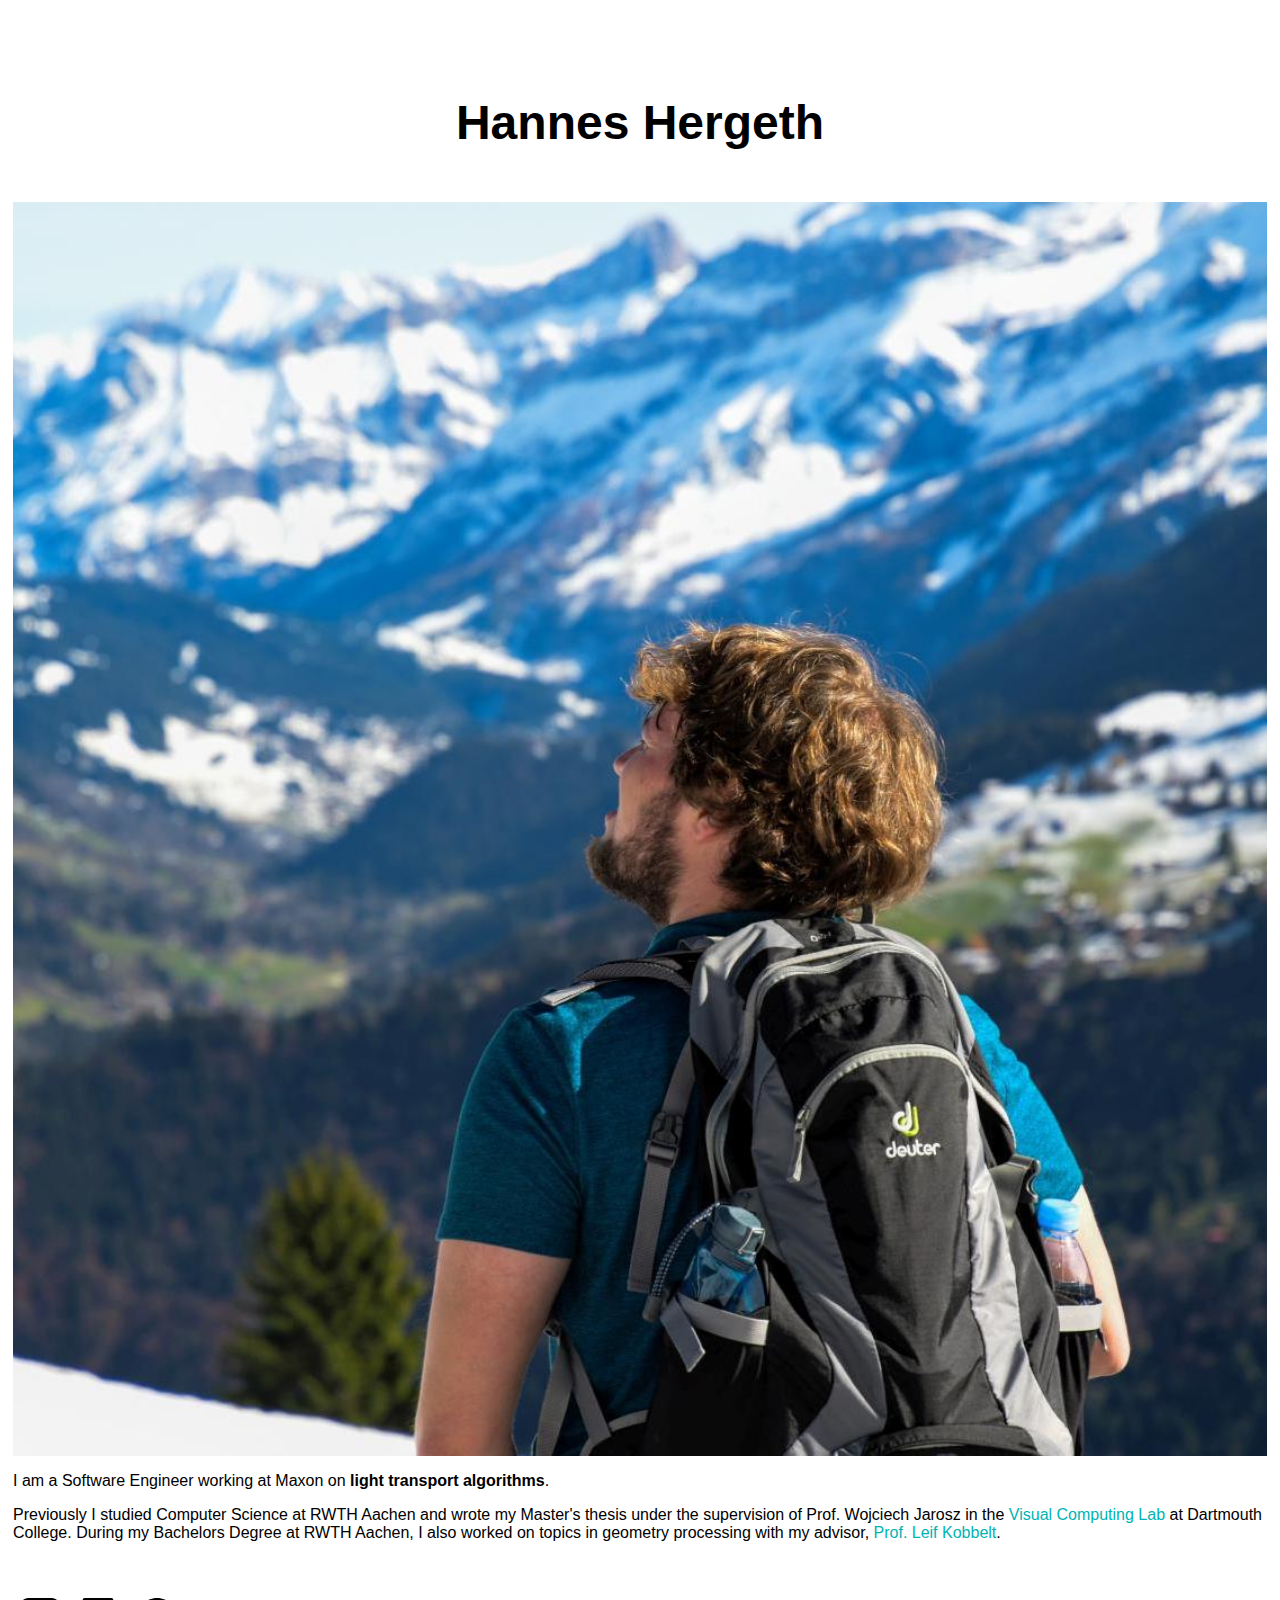
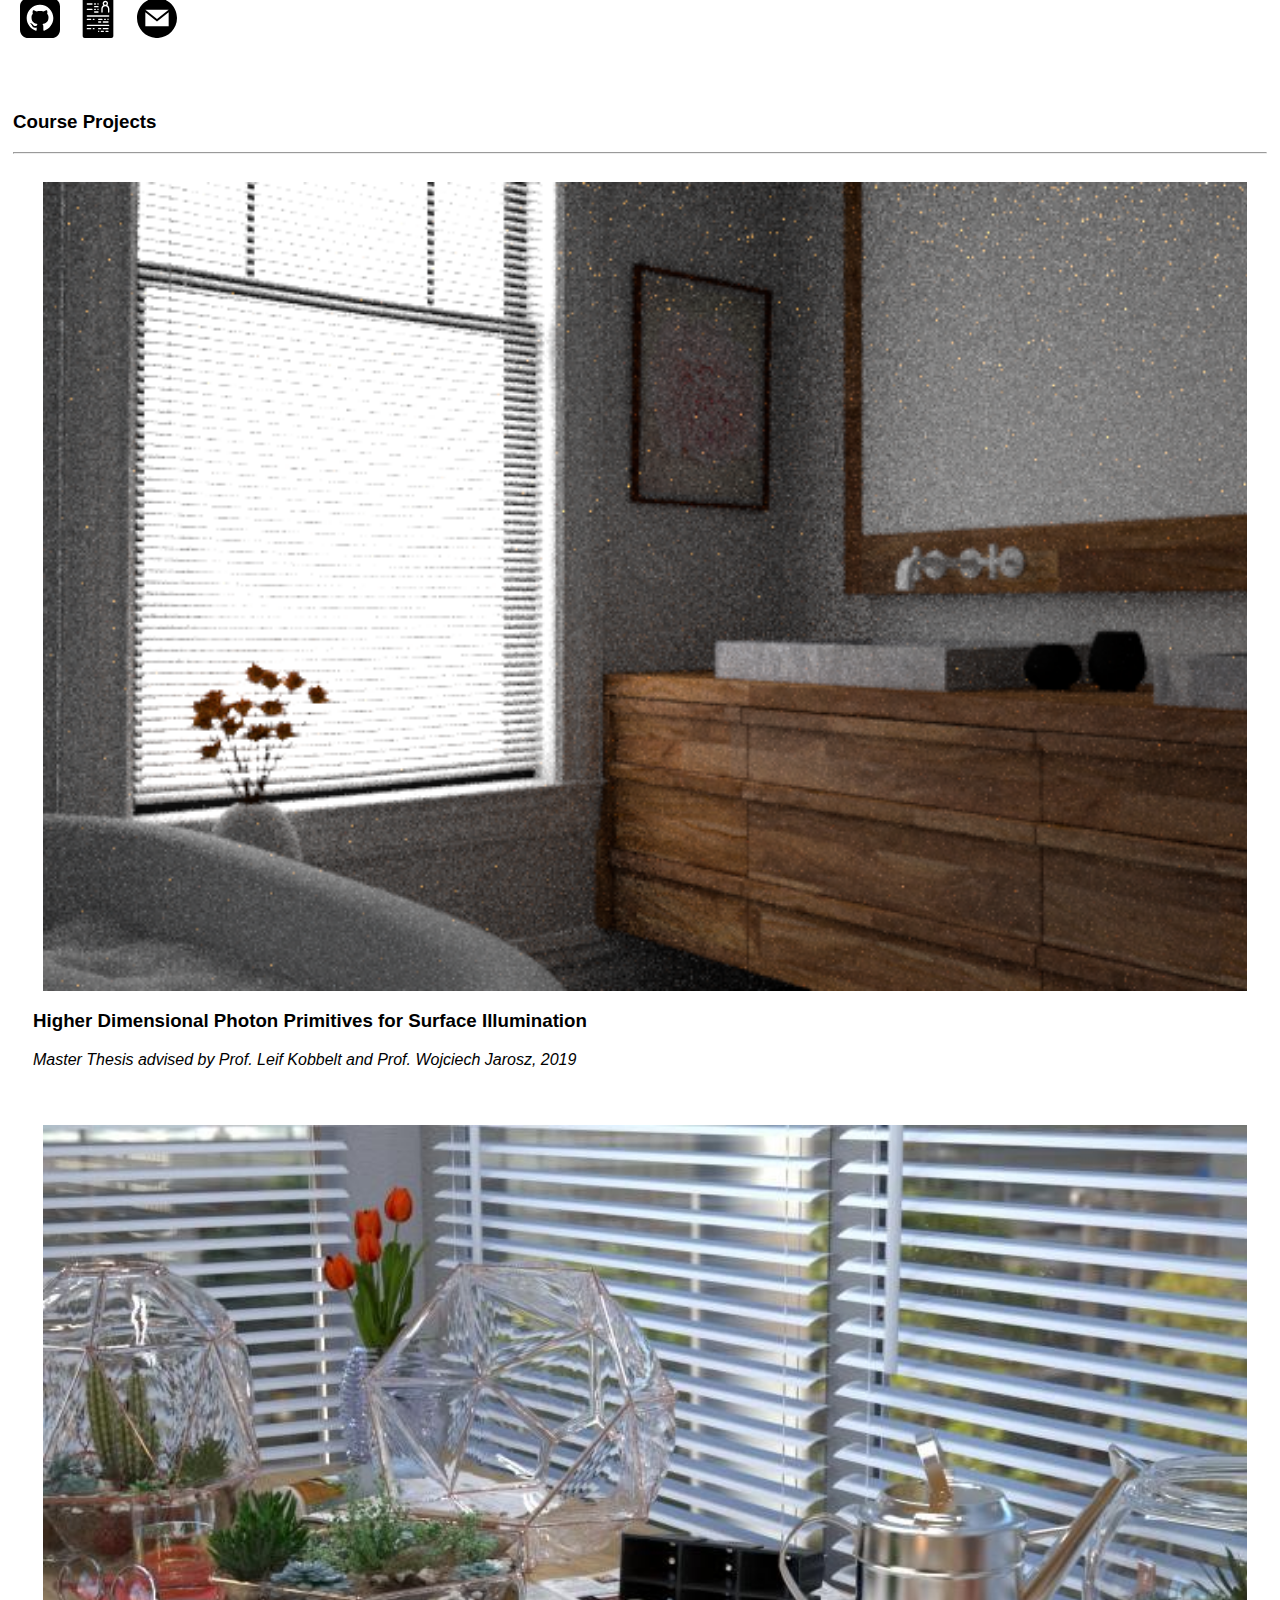
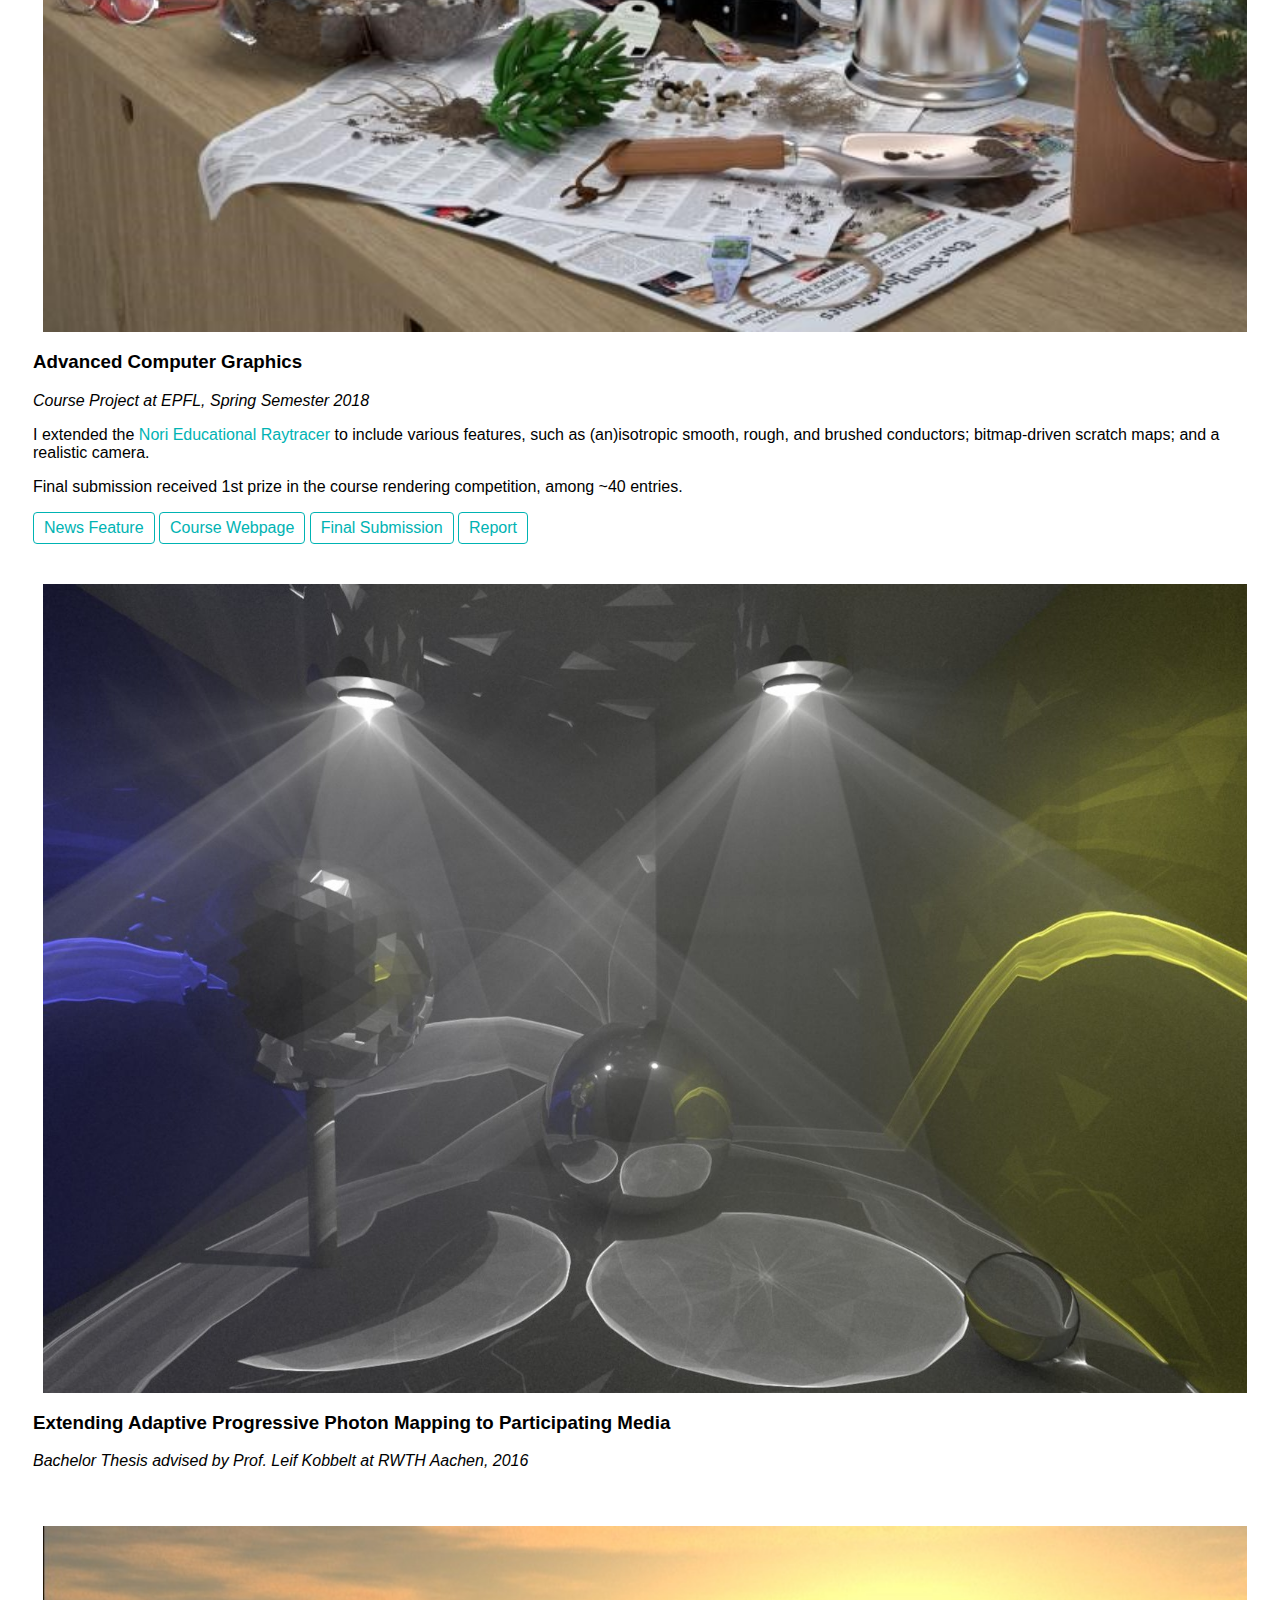
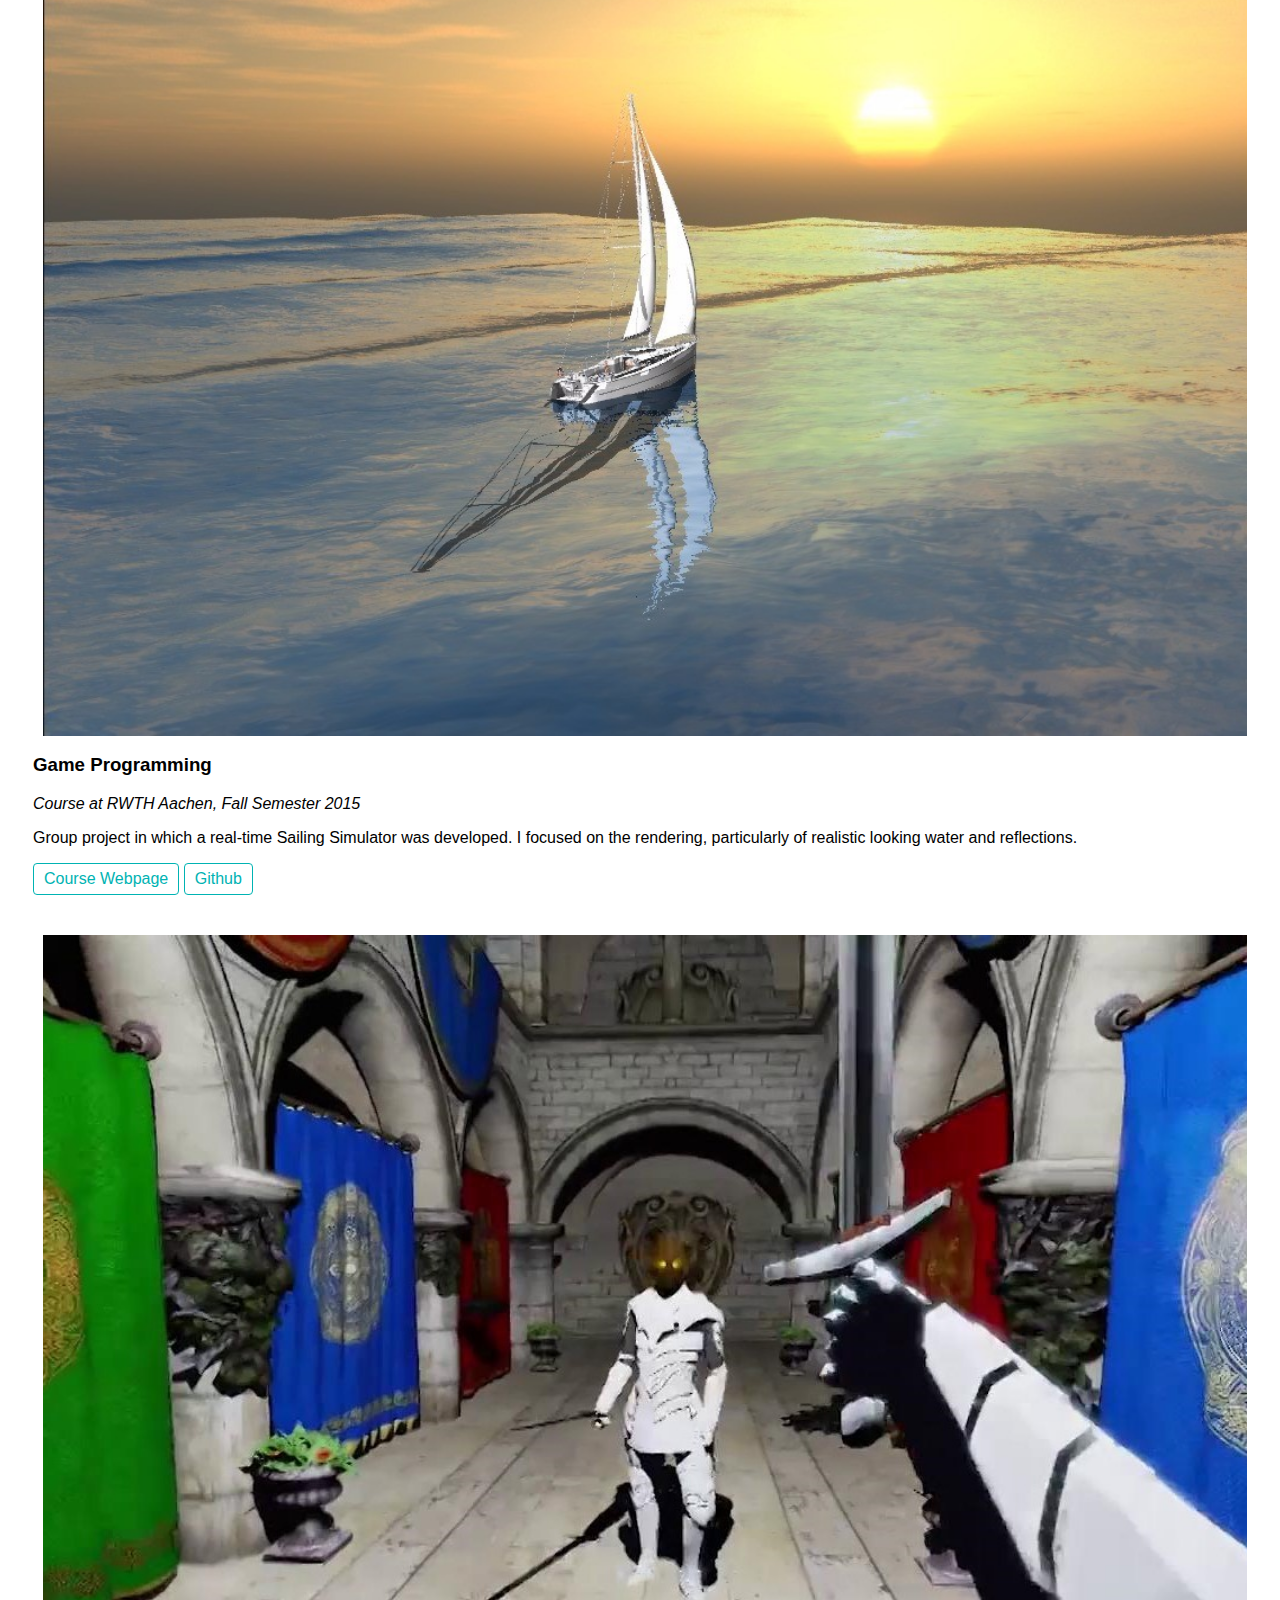
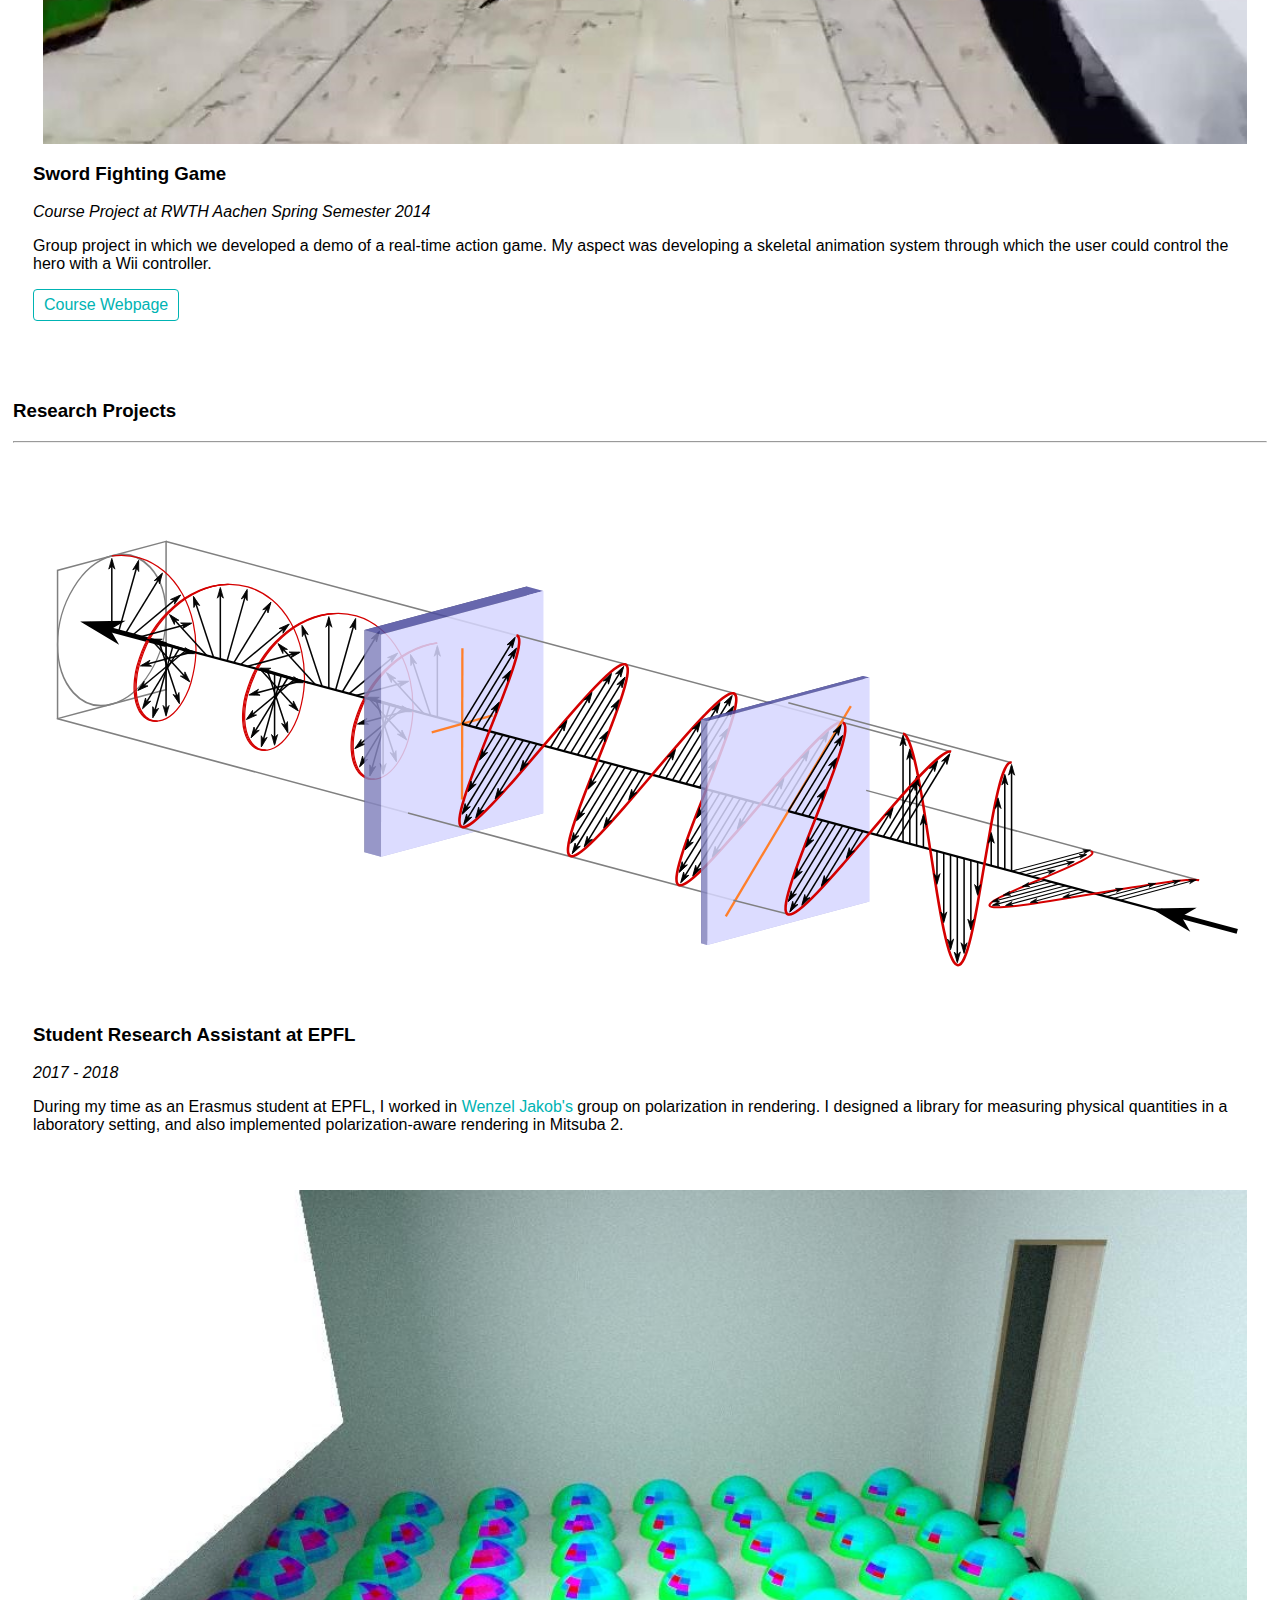
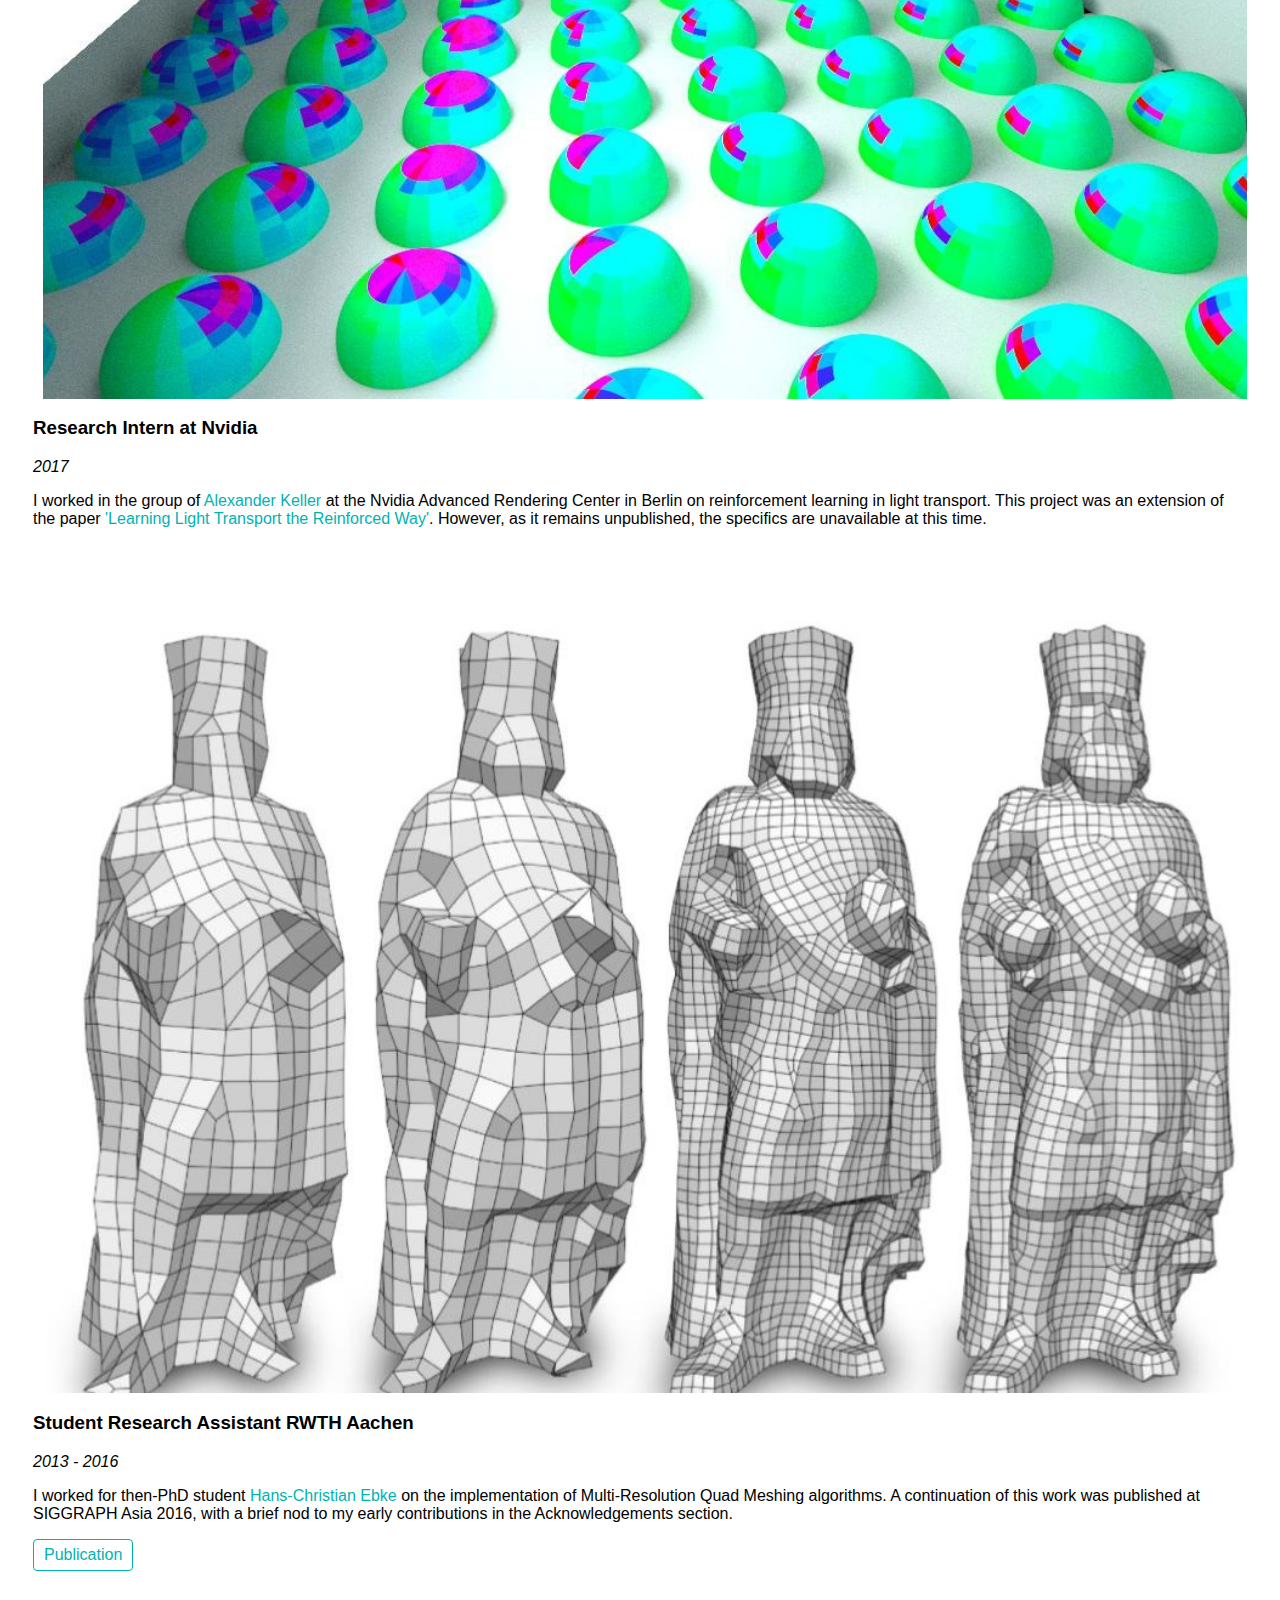
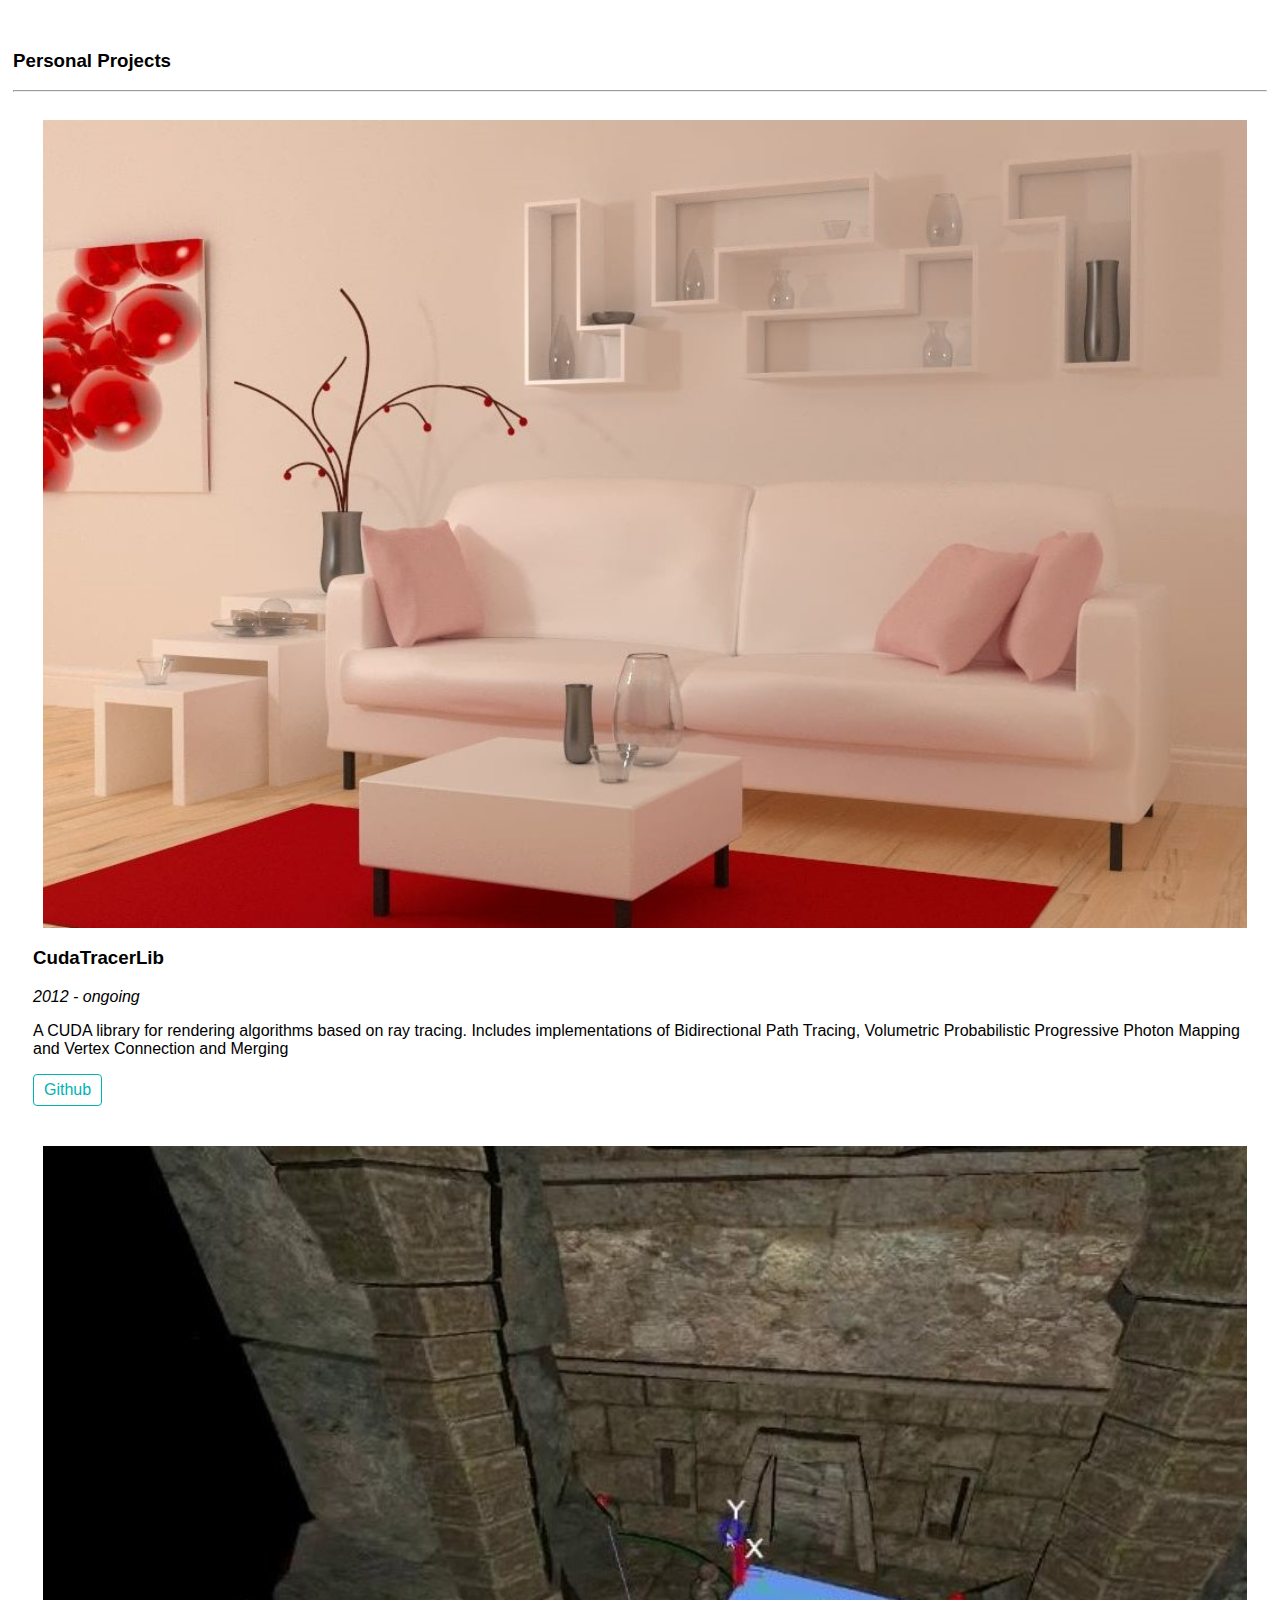
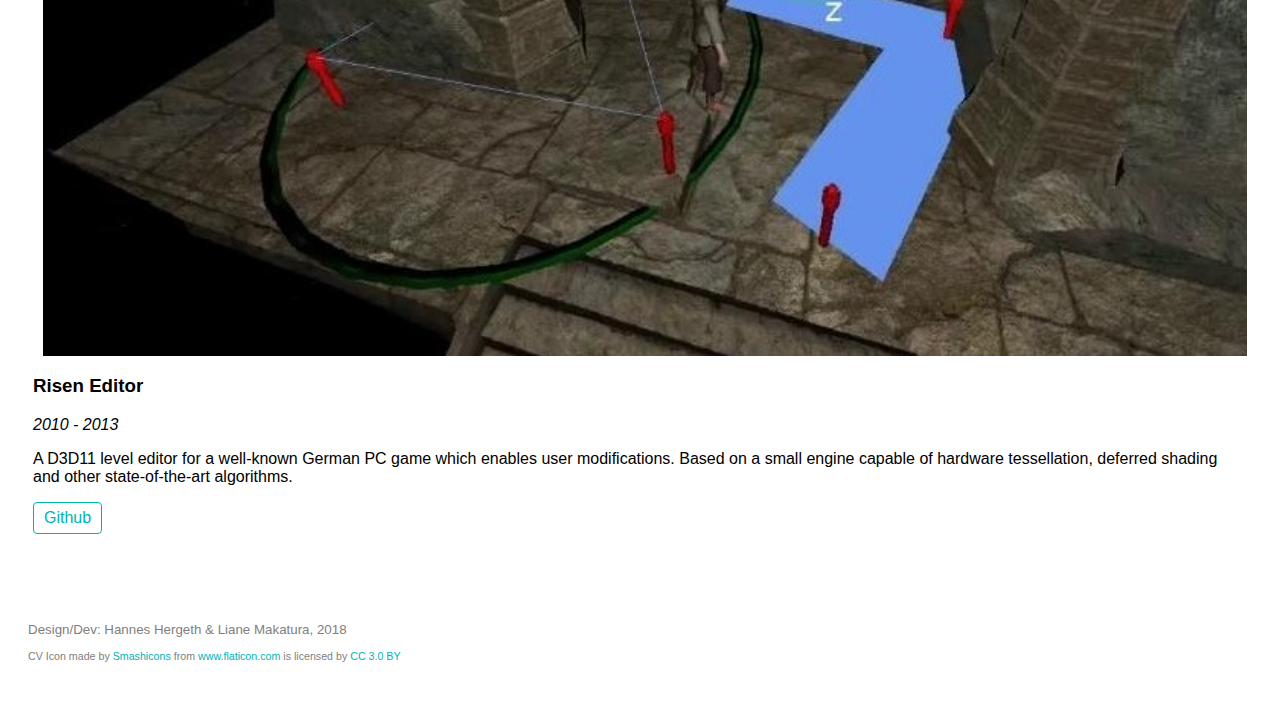
<file: index.html>
<!DOCTYPE html>
<html lang="en">

<head>
	<title>Hannes Hergeth</title>
	<meta charset="utf-8">
	<meta name="viewport" content="width=device-width, initial-scale=1">

	<!-- Latest compiled and minified CSS -->
<!-- Bootstrap CSS -->
    <link rel="stylesheet" href="https://stackpath.bootstrapcdn.com/bootstrap/4.1.1/css/bootstrap.min.css" integrity="sha384-WskhaSGFgHYWDcbwN70/dfYBj47jz9qbsMId/iRN3ewGhXQFZCSftd1LZCfmhktB" crossorigin="anonymous">

	<!-- custom css -->
  	<link rel="stylesheet" href="css/global.css"/>
</head>

<body>

	<div class="container-fluid text-center col-md-8 col-centered">    <!-- Header-->
		<div class="container header">
			<h1 class="header-title">Hannes Hergeth</h1>
			<div class="row align-items-start justify-content-center">
				<div class="col-md-3 header-image">
					<img class="img-fluid" src="images/profile_picture.jpg" id="header-image">
				</div>
				<div class="col-md-6" id="header-text">
					<p>I am a Software Engineer working at Maxon on <strong>light transport algorithms</strong>.</p> 
					<p>Previously I studied Computer Science at RWTH Aachen and wrote my Master's thesis under the supervision of Prof. Wojciech Jarosz in the <a href="https://vcl.cs.dartmouth.edu/">Visual Computing Lab</a> at Dartmouth College. During my Bachelors Degree at RWTH Aachen, I also worked on topics in geometry processing with my advisor, <a href="https://www.graphics.rwth-aachen.de/person/3/">Prof. Leif Kobbelt</a>.
					</p>
				</div>
                <div class="connect col-md-1">
                    <!-- Github -->
                    <a class="connect-button" href="https://github.com/hhergeth">
                        <img src="images/icon_github.svg"/>
                    </a>

                    <!-- CV -->
                    <a class="connect-button" href="resources/Hannes_Hergeth_CV.pdf">
                        <img src="images/icon_cv.svg"/>
                    </a>


                    <!-- Email -->
                    <a class="connect-button" href="mailto:hannes.hergeth@gmail.com">
                        <img src="images/icon_email.svg"/>
                    </a>
                </div>
			</div>


		</div>


		<!-- Main Content-->

		<!-- ======= Course Projects =========== -->
		<h3 class="section-header">Course Projects</h3>
		<hr>
	    <div class="section container">

	    	<!-- Master Thesis-->
			<div class="project-entry container">
				<div class="row">
				<div class="project-thumbnail crop col">
					<img class="" src="images/ma_thesis.png"/>
				</div>

				<div class="project-details col-md-8">
					<h3 class="project-title">Higher Dimensional Photon Primitives for Surface Illumination</h3>
					<p class="project-subtitle">Master Thesis advised by Prof. Leif Kobbelt and Prof. Wojciech Jarosz, 2019</p>
				</div>
				</div>
			</div>        

	    	<!-- Rendering Competition-->
			<div class="project-entry container">
				<div class="row">
				<div class="project-thumbnail crop col">
					<img class="" src="images/acg_final_thumb.jpg"/>
				</div>

				<div class="project-details col-md-8">
					<h3 class="project-title">Advanced Computer Graphics</h3>
					<p class="project-subtitle">Course Project at EPFL, Spring Semester 2018</p>
					<p class="project-description">I extended the <a href="https://wjakob.github.io/nori/">Nori Educational Raytracer</a> to include various features, such as (an)isotropic smooth, rough, and brushed conductors; bitmap-driven scratch maps; and a realistic camera. </p>
					<p>Final submission received 1st prize in the course rendering competition, among ~40 entries. </p>

					<div class="project-resources">
						<a class="resource-button" href="https://actu.epfl.ch/news/ic-student-hannes-hergeth-s-last-terrarium-wins-re/"> News Feature
						</a>
						<a class="resource-button" href="https://rgl.epfl.ch/courses/ACG18"> Course Webpage
						</a>
						<a class="resource-button" href="./images/acg_final.png"> Final Submission
						</a>
						<a class="resource-button" href="./projects/EPFL-ACG/report.html"> Report
						</a>
					</div>
				</div>
				</div>
			</div>
            
	    	<!-- Bachelor Thesis-->
			<div class="project-entry container">
				<div class="row">
				<div class="project-thumbnail crop col">
					<img class="" src="images/ba_thesis.jpg"/>
				</div>

				<div class="project-details col-md-8">
					<h3 class="project-title">Extending Adaptive Progressive Photon Mapping to Participating Media</h3>
					<p class="project-subtitle">Bachelor Thesis advised by Prof. Leif Kobbelt at RWTH Aachen, 2016</p>
				</div>
				</div>
			</div>
            
	    	<!-- Sailing Simulator-->
			<div class="project-entry container">
				<div class="row">
				<div class="project-thumbnail crop col">
					<img class="" src="images/sailingsim.jpg"/>
				</div>

				<div class="project-details col-md-8">
					<h3 class="project-title">Game Programming</h3>
					<p class="project-subtitle">Course at RWTH Aachen, Fall Semester 2015</p>
					<p class="project-description">Group project in which a real-time Sailing Simulator was developed. I focused on the rendering, particularly of realistic looking water and reflections.</p>

					<div class="project-resources">
						<a class="resource-button" href="https://www.graphics.rwth-aachen.de/course/131/"> Course Webpage
						</a>
						<a class="resource-button" href="https://github.com/mkohout/sailing-simulator"> Github
						</a>
					</div>
				</div>
				</div>
			</div>

			<!-- Sword Game-->
			<div class="project-entry container">
				<div class="row">
				<div class="project-thumbnail crop col">
					<img class="" src="images/sword_game.jpg"/>
				</div>

				<div class="project-details col-md-8">
					<h3 class="project-title">Sword Fighting Game</h3>
					<p class="project-subtitle">Course Project at RWTH Aachen Spring Semester 2014</p>
					<p class="project-description"> Group project in which we developed a demo of a real-time action game. My aspect was developing a skeletal animation system through which the user could control the hero with a Wii controller.</p>

					<div class="project-resources">
						<a class="resource-button" href="https://www.graphics.rwth-aachen.de/project/30_31_32_33/"> Course Webpage
						</a>
					</div>
				</div>
				</div>
			</div>
		</div>


		<!-- =========== Research Projects =========== -->
		<h3 class="section-header">Research Projects</h3>
		<hr>
		<div class="section container">
	    	<!-- EPFL Wenzel-->
			<div class="project-entry container">
				<div class="row">
				<div class="project-thumbnail crop col">
					<img class="" src="images/polarization_icon.svg"/>
				</div>

				<div class="project-details col-md-8">
					<h3 class="project-title">Student Research Assistant at EPFL</h3>
					<p class="project-subtitle">2017 - 2018</p>
					<p class="project-description">During my time as an Erasmus student at EPFL, I worked in <a href="https://rgl.epfl.ch/people/wjakob">Wenzel Jakob's</a> group on polarization in rendering. I designed a library for measuring physical quantities in a laboratory setting, and also implemented polarization-aware rendering in Mitsuba 2.</p>
				</div>
				</div>
			</div>
        
	    	<!-- Nvidia-->
			<div class="project-entry container">
				<div class="row">
				<div class="project-thumbnail crop col">
					<img class="" src="images/learning.jpg"/>
				</div>

				<div class="project-details col-md-8">
					<h3 class="project-title">Research Intern at Nvidia</h3>
					<p class="project-subtitle">2017</p>
					<p class="project-description">I worked in the group of <a href="http://research.nvidia.com/person/alex-keller">Alexander Keller</a> at the Nvidia Advanced Rendering Center in Berlin on reinforcement learning in light transport. This project was an extension of the paper <a href="https://arxiv.org/abs/1701.07403">'Learning Light Transport the Reinforced Way'</a>.  However, as it remains unpublished, the specifics are unavailable at this time.</p>
				</div>
				</div>
			</div>
        
	    	<!-- RWTH Hiwi-->
			<div class="project-entry container">
				<div class="row">
				<div class="project-thumbnail crop col">
					<img class="" src="images/quadmeshing.jpg"/>
				</div>

				<div class="project-details col-md-8">
					<h3 class="project-title">Student Research Assistant RWTH Aachen</h3>
					<p class="project-subtitle">2013 - 2016</p>
					<p class="project-description">I worked for then-PhD student <a href="https://www.graphics.rwth-aachen.de/person/10/">Hans-Christian Ebke</a> on the implementation of Multi-Resolution Quad Meshing algorithms. A continuation of this work was published at SIGGRAPH Asia 2016, with a brief nod to my early contributions in the Acknowledgements section. </p>

					<div class="project-resources">
						<a class="resource-button" href="https://www.graphics.rwth-aachen.de/publication/03266/"> Publication
						</a>
					</div>
				</div>
				</div>
			</div>
		</div>

		<!-- =========== Personal Projects =========== -->
		<h3 class="section-header">Personal Projects</h3>
		<hr>
		<div class="section container">
	    	<!-- Cuda Tracer Lib-->
			<div class="project-entry container">
				<div class="row">
				<div class="project-thumbnail crop col">
					<img class="" src="images/cudatracerlib.jpg"/>
				</div>

				<div class="project-details col-md-8">
					<h3 class="project-title">CudaTracerLib</h3>
					<p class="project-subtitle">2012 - ongoing </p>
					<p class="project-description">A CUDA library for rendering algorithms based on ray tracing. Includes implementations of Bidirectional Path Tracing, Volumetric Probabilistic Progressive Photon Mapping and Vertex Connection and Merging</p>

					<div class="project-resources">
						<a class="resource-button" href="https://github.com/hhergeth/CudaTracerLib"> Github
						</a>
					</div>
				</div>
				</div>
			</div>

	    	<!-- Risen Editor-->
			<div class="project-entry container">
				<div class="row">
				<div class="project-thumbnail crop col">
					<img class="" src="images/RisenEditor.jpg"/>
				</div>

				<div class="project-details col-md-8">
					<h3 class="project-title">Risen Editor</h3>
					<p class="project-subtitle">2010 - 2013 </p>
					<p class="project-description">A D3D11 level editor for a well-known German PC game which enables user modifications. Based on a small engine capable of hardware tessellation, deferred shading and other state-of-the-art algorithms.</p>

					<div class="project-resources">
						<a class="resource-button" href="https://github.com/hhergeth/RisenEditor"> Github
						</a>
					</div>
				</div>
				</div>
			</div>
	    </div>
	</div>

	<!-- Footer-->
	<footer class="container-fluid text-center">
	  <p id="credits"> Design/Dev: Hannes Hergeth & Liane Makatura, 2018</p>

	  <p id="mini-credits">CV Icon made by <a href="https://www.flaticon.com/authors/smashicons" title="Smashicons">Smashicons</a> from <a href="https://www.flaticon.com/" title="Flaticon">www.flaticon.com</a> is licensed by <a href="http://creativecommons.org/licenses/by/3.0/" title="Creative Commons BY 3.0" target="_blank">CC 3.0 BY</a>
	  </p>
	</footer>



    <!-- Optional JavaScript -->
    <!-- jQuery first, then Popper.js, then Bootstrap JS -->
    <script src="https://code.jquery.com/jquery-3.3.1.slim.min.js" integrity="sha384-q8i/X+965DzO0rT7abK41JStQIAqVgRVzpbzo5smXKp4YfRvH+8abtTE1Pi6jizo" crossorigin="anonymous"></script>
    <script src="https://cdnjs.cloudflare.com/ajax/libs/popper.js/1.14.3/umd/popper.min.js" integrity="sha384-ZMP7rVo3mIykV+2+9J3UJ46jBk0WLaUAdn689aCwoqbBJiSnjAK/l8WvCWPIPm49" crossorigin="anonymous"></script>
    <script src="https://stackpath.bootstrapcdn.com/bootstrap/4.1.1/js/bootstrap.min.js" integrity="sha384-smHYKdLADwkXOn1EmN1qk/HfnUcbVRZyYmZ4qpPea6sjB/pTJ0euyQp0Mk8ck+5T" crossorigin="anonymous"></script>
  
</body>
</file>
<file: css/global.css>
/* ============== General Elements ================ */
body{
	background: #ffffff;
	font-family: sans-serif;
	padding: 5px;

	/*Set a variable for the main accent color*/
	--main-accent-color: #00b3b3;
	--secondary-accent-color: #196666;
}

.col-centered{
    float: none;
    margin: 0 auto;
}

a:link {
    color: var(--main-accent-color);
    text-decoration: none;
}

a:visited {
	color: var(--main-accent-color);
    text-decoration: none;
}

a:hover {
	color: var(--secondary-accent-color);
    text-decoration: underline;
}

a:active {
	color: var(--secondary-accent-color);
    text-decoration: underline;
}


/* ============== Header Elements ================ */
.header {
	padding-top: 50px;
	padding-bottom: 50px;
	vertical-align: center;
}

.header-title {
	text-align: center;
	font-size: 3em;
	padding-bottom: 20px;
}

.header-image {
	vertical-align: center;
}

.header-image img {
	display: block;
	width: 100%;
}

#header-text {
	display: block;
	vertical-align: center;
	text-align: left;
}

#profile-pic {

}

#site-title {

}

#intro-blurb {

}

.connect {
	padding-top: 20px;
	display: inline-block;
}

.connect-button {
    padding-top: 20px;
	display: inline-block;
}

.connect a {
	padding-left: 7px;
	padding-right: 7px;
}

/* ============== Main Content Elements ================ */
.crop {
	height:auto;
    width: 100%;
    overflow: hidden;
}

.crop img {
	display: block;
  	width: 100%;
  	height: auto;
}

.section {
	padding: 20px;
}

.section-header {
	text-align: left;
}

.project-entry {
	padding-bottom: 40px;
}

.project-thumbnail {
}

.project-thumbnail img {
	padding-left: 10px;
	padding-right: 10px;
}

.project-details {
	text-align: left;
}

.project-title {

}

.project-subtitle {
	font-style: italic;
}

.project-description {
	
}

.project-resources {
	
}

.resource-button {
    background-color: white; 
    border: 1px solid var(--main-accent-color);
    color: black;
    border-radius: 4px;

    padding: 6px 10px;
    text-align: center;
    text-decoration: none;
    display: inline-block;
    font-size: 16px;

    -webkit-transition-duration: 0.2s; /* Safari */
    transition-duration: 0.2s;
}

.resource-button:hover {
	background-color: var(--main-accent-color);
    border: 1px solid var(--main-accent-color);
    color: white;
}

/* ============== Footer Elements ================ */
/* Set black background color, white text and some padding */
footer {
	color: gray;
	padding: 15px;
	width:100%;
	position:relative;
	bottom:0;
	left:0;
	clear: both;
}

#credits {
    font-size: 10pt;
}

#mini-credits {
    font-size: 8pt;
}
/* ============== Screen-Adaptiveness ================ */
/* On small screens, set height to 'auto' for sidenav and grid */
@media screen and (max-width: 767px) {
}
</file>
